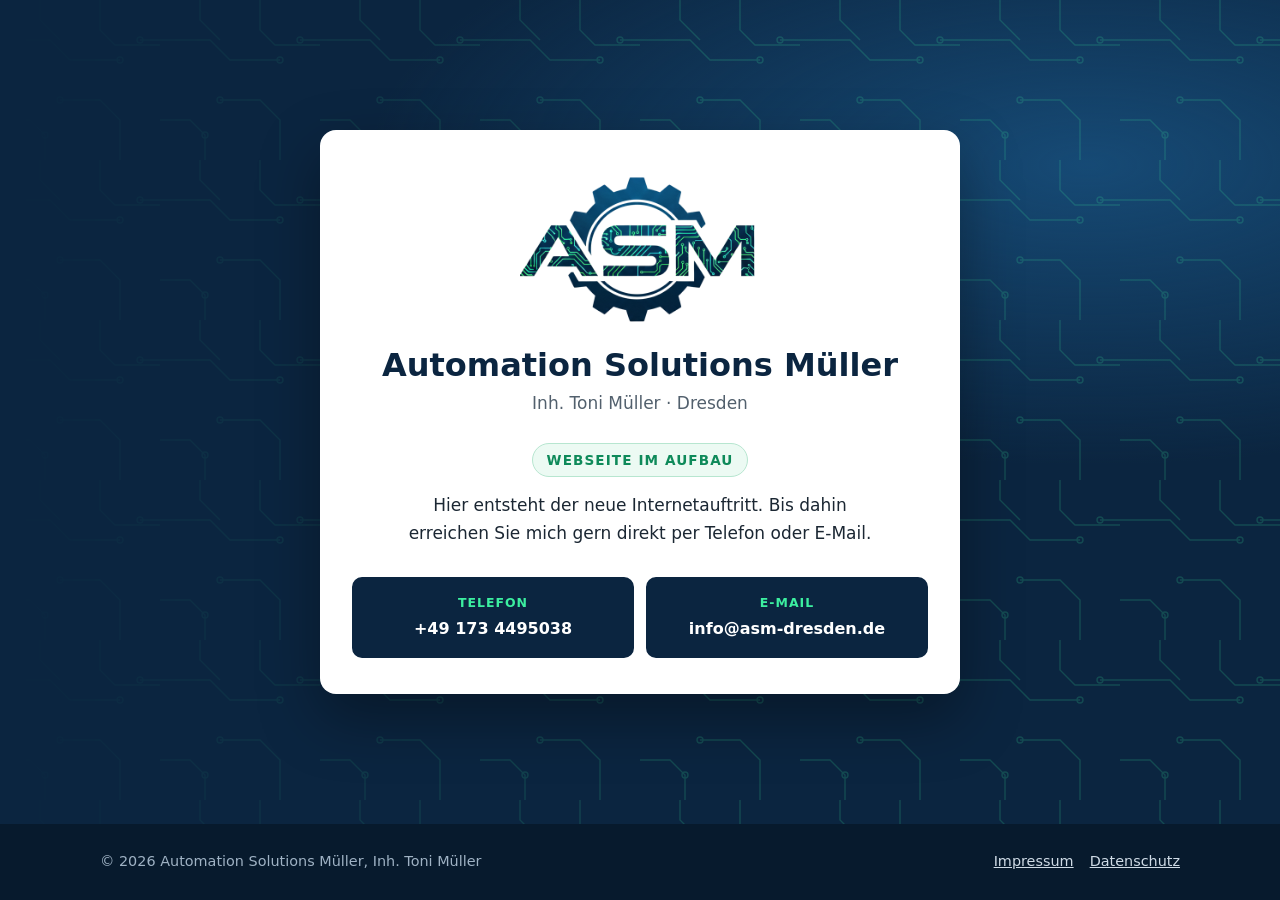
<file: index.html>
<!DOCTYPE html>
<html lang="de">
<head>
  <meta charset="utf-8">
  <meta name="viewport" content="width=device-width, initial-scale=1">
  <title>Automation Solutions Müller – Webseite im Aufbau</title>
  <meta name="description" content="Automation Solutions Müller, Dresden: SPS- und Roboterprogrammierung, Bildverarbeitung, Inbetriebnahme und Service. Die Webseite befindet sich im Aufbau.">
  <link rel="icon" type="image/png" href="bilder/favicon.png">
  <link rel="stylesheet" href="style.css">
  <style>
    html, body { height: 100%; }
    body { display: flex; flex-direction: column; background: var(--navy); }
    .baustelle { flex: 1; display: flex; align-items: center; padding: 48px 0; }
    .baustelle .inhalt { width: 100%; }
    .tafel {
      max-width: 640px; margin: 0 auto; text-align: center;
      background: var(--weiss); border-radius: 16px; padding: 44px 32px 36px;
      box-shadow: 0 24px 60px rgba(0, 0, 0, .35);
    }
    .tafel img { width: 240px; margin: 0 auto 18px; }
    .tafel h1 { font-size: clamp(1.4rem, 4vw, 2rem); color: var(--navy); margin: 0 0 4px; line-height: 1.2; max-width: none; }
    .tafel .inhaber { color: var(--text-leise); margin: 0 0 26px; }
    .hinweis {
      display: inline-block; font-weight: 700; color: var(--gruen-dunkel);
      letter-spacing: .08em; text-transform: uppercase; font-size: .85rem;
      border: 1px solid #b7e6d0; background: #ecfaf3; border-radius: 999px; padding: 5px 14px; margin-bottom: 14px;
    }
    .tafel p.text { margin: 0 auto 30px; max-width: 46ch; color: var(--text); }
    .wege { display: grid; grid-template-columns: 1fr 1fr; gap: 12px; }
    .wege a {
      display: block; text-decoration: none; background: var(--navy); color: var(--weiss);
      border-radius: var(--radius); padding: 14px 12px; border: 2px solid var(--navy);
    }
    .wege a:hover { border-color: var(--gruen); color: var(--weiss); }
    .wege span { display: block; color: var(--gruen); font-size: .78rem; font-weight: 700; letter-spacing: .08em; text-transform: uppercase; }
    .wege strong { font-size: 1rem; word-break: break-word; }
    @media (max-width: 560px) {
      .tafel { padding: 32px 20px 26px; }
      .tafel img { width: 180px; }
      .wege { grid-template-columns: 1fr; }
    }
  </style>
</head>
<body>

<main class="baustelle start">
  <div class="inhalt">
    <div class="tafel">
      <img src="bilder/asm-signet.png" alt="ASM Logo" width="560" height="360">
      <h1>Automation Solutions Müller</h1>
      <p class="inhaber">Inh. Toni Müller · Dresden</p>

      <div class="hinweis">Webseite im Aufbau</div>
      <p class="text">Hier entsteht der neue Internetauftritt. Bis dahin erreichen Sie mich gern direkt per Telefon oder E-Mail.</p>

      <div class="wege">
        <a href="tel:+491734495038"><span>Telefon</span><strong>+49 173 4495038</strong></a>
        <a href="mailto:info@asm-dresden.de"><span>E-Mail</span><strong>info@asm-dresden.de</strong></a>
      </div>
    </div>
  </div>
</main>

<footer class="fuss">
  <div class="inhalt">
    <div>© 2026 Automation Solutions Müller, Inh. Toni Müller</div>
    <div><a href="impressum.html">Impressum</a><a href="datenschutz.html">Datenschutz</a></div>
  </div>
</footer>

</body>
</html>
</file>
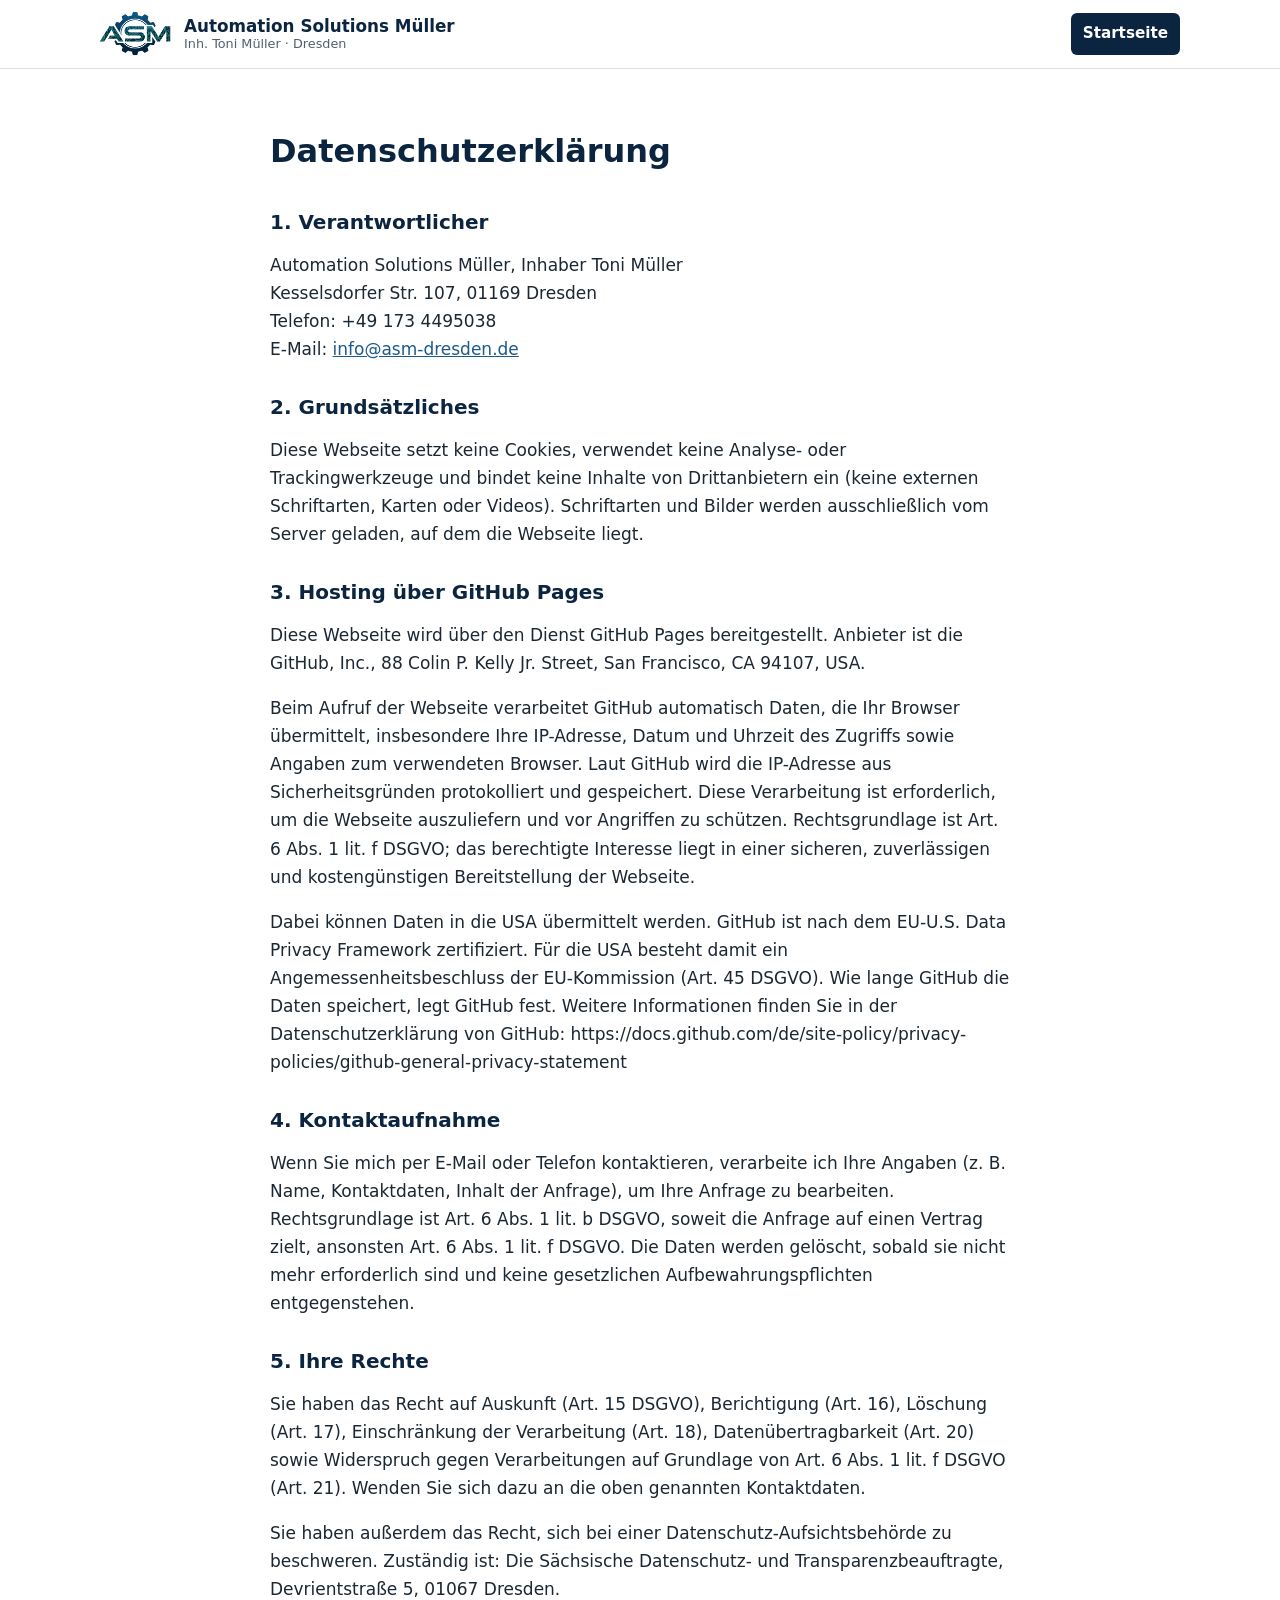
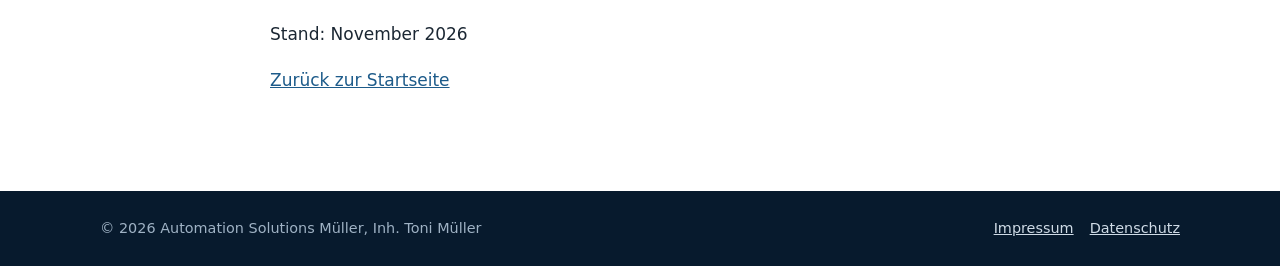
<file: datenschutz.html>
<!DOCTYPE html>
<html lang="de">
<head>
  <meta charset="utf-8">
  <meta name="viewport" content="width=device-width, initial-scale=1">
  <title>Datenschutz – Automation Solutions Müller</title>
  <meta name="robots" content="noindex">
  <link rel="icon" type="image/png" href="bilder/favicon.png">
  <link rel="stylesheet" href="style.css">
</head>
<body>

<header class="kopf">
  <div class="inhalt">
    <a class="marke" href="index.html">
      <img src="bilder/asm-signet.png" alt="ASM Logo" width="560" height="360">
      <span>Automation Solutions Müller<small>Inh. Toni Müller · Dresden</small></span>
    </a>
    <nav class="navi" aria-label="Hauptnavigation">
      <a class="knopf-klein" href="index.html">Startseite</a>
    </nav>
  </div>
</header>

<main class="rechtstext">
  <div class="inhalt">
    <h1>Datenschutzerklärung</h1>

    <h2>1. Verantwortlicher</h2>
    <p>Automation Solutions Müller, Inhaber Toni Müller<br>
    Kesselsdorfer Str. 107, 01169 Dresden<br>
    Telefon: +49 173 4495038<br>
    E-Mail: <a href="mailto:info@asm-dresden.de">info@asm-dresden.de</a></p>

    <h2>2. Grundsätzliches</h2>
    <p>Diese Webseite setzt keine Cookies, verwendet keine Analyse- oder Trackingwerkzeuge und bindet keine Inhalte von Drittanbietern ein (keine externen Schriftarten, Karten oder Videos). Schriftarten und Bilder werden ausschließlich vom Server geladen, auf dem die Webseite liegt.</p>

    <h2>3. Hosting über GitHub Pages</h2>
    <p>Diese Webseite wird über den Dienst GitHub Pages bereitgestellt. Anbieter ist die GitHub, Inc., 88 Colin P. Kelly Jr. Street, San Francisco, CA 94107, USA.</p>
    <p>Beim Aufruf der Webseite verarbeitet GitHub automatisch Daten, die Ihr Browser übermittelt, insbesondere Ihre IP-Adresse, Datum und Uhrzeit des Zugriffs sowie Angaben zum verwendeten Browser. Laut GitHub wird die IP-Adresse aus Sicherheitsgründen protokolliert und gespeichert. Diese Verarbeitung ist erforderlich, um die Webseite auszuliefern und vor Angriffen zu schützen. Rechtsgrundlage ist Art. 6 Abs. 1 lit. f DSGVO; das berechtigte Interesse liegt in einer sicheren, zuverlässigen und kostengünstigen Bereitstellung der Webseite.</p>
    <p>Dabei können Daten in die USA übermittelt werden. GitHub ist nach dem EU-U.S. Data Privacy Framework zertifiziert. Für die USA besteht damit ein Angemessenheitsbeschluss der EU-Kommission (Art. 45 DSGVO). Wie lange GitHub die Daten speichert, legt GitHub fest. Weitere Informationen finden Sie in der Datenschutzerklärung von GitHub: https://docs.github.com/de/site-policy/privacy-policies/github-general-privacy-statement</p>

    <h2>4. Kontaktaufnahme</h2>
    <p>Wenn Sie mich per E-Mail oder Telefon kontaktieren, verarbeite ich Ihre Angaben (z. B. Name, Kontaktdaten, Inhalt der Anfrage), um Ihre Anfrage zu bearbeiten. Rechtsgrundlage ist Art. 6 Abs. 1 lit. b DSGVO, soweit die Anfrage auf einen Vertrag zielt, ansonsten Art. 6 Abs. 1 lit. f DSGVO. Die Daten werden gelöscht, sobald sie nicht mehr erforderlich sind und keine gesetzlichen Aufbewahrungspflichten entgegenstehen.</p>

    <h2>5. Ihre Rechte</h2>
    <p>Sie haben das Recht auf Auskunft (Art. 15 DSGVO), Berichtigung (Art. 16), Löschung (Art. 17), Einschränkung der Verarbeitung (Art. 18), Datenübertragbarkeit (Art. 20) sowie Widerspruch gegen Verarbeitungen auf Grundlage von Art. 6 Abs. 1 lit. f DSGVO (Art. 21). Wenden Sie sich dazu an die oben genannten Kontaktdaten.</p>
    <p>Sie haben außerdem das Recht, sich bei einer Datenschutz-Aufsichtsbehörde zu beschweren. Zuständig ist: Die Sächsische Datenschutz- und Transparenzbeauftragte, Devrientstraße 5, 01067 Dresden.</p>

    <p>Stand: November 2026</p>
    <p><a href="index.html">Zurück zur Startseite</a></p>
  </div>
</main>

<footer class="fuss">
  <div class="inhalt">
    <div>© 2026 Automation Solutions Müller, Inh. Toni Müller</div>
    <div><a href="impressum.html">Impressum</a><a href="datenschutz.html">Datenschutz</a></div>
  </div>
</footer>

</body>
</html>
</file>
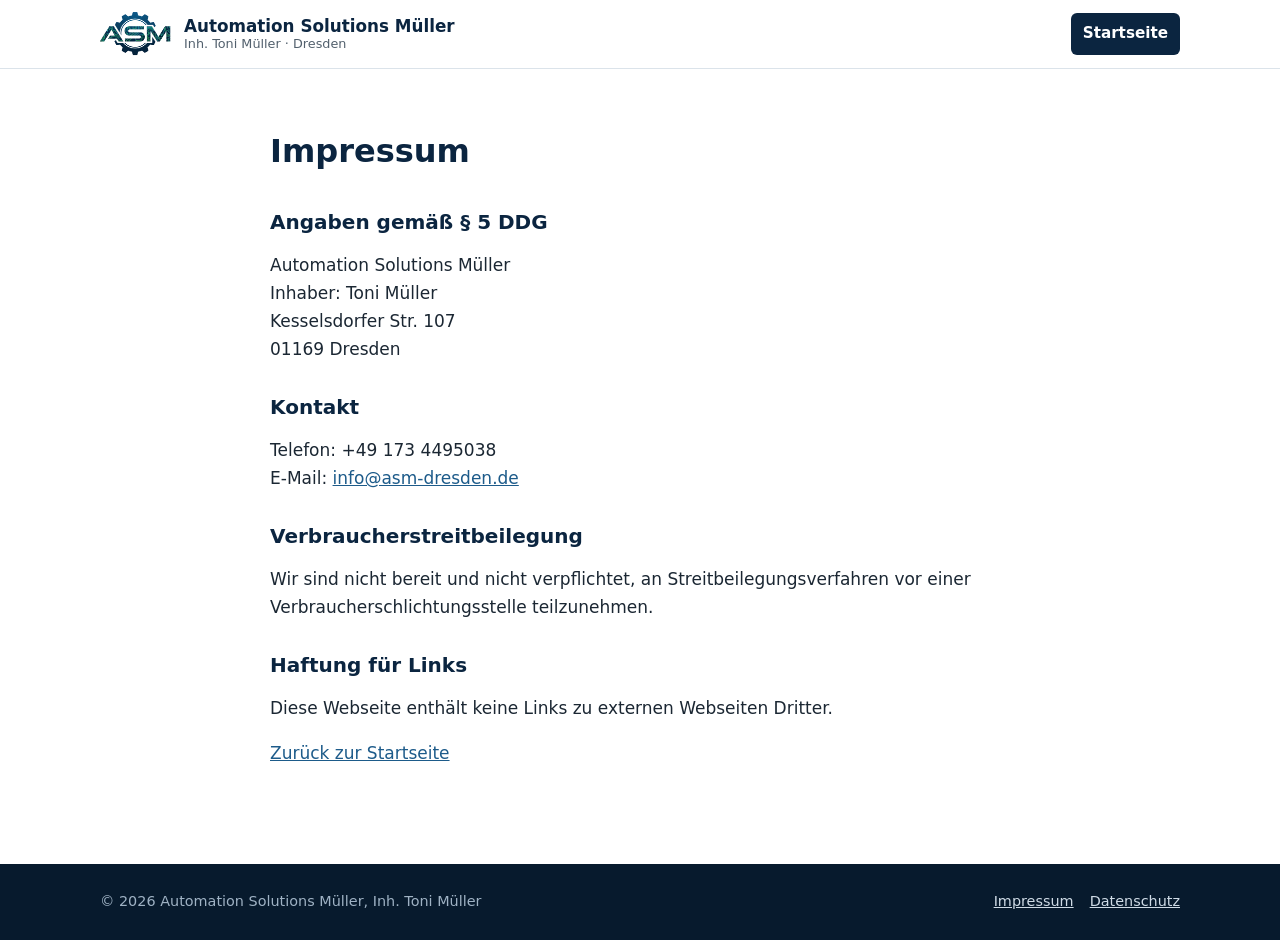
<file: impressum.html>
<!DOCTYPE html>
<html lang="de">
<head>
  <meta charset="utf-8">
  <meta name="viewport" content="width=device-width, initial-scale=1">
  <title>Impressum – Automation Solutions Müller</title>
  <meta name="robots" content="noindex">
  <link rel="icon" type="image/png" href="bilder/favicon.png">
  <link rel="stylesheet" href="style.css">
</head>
<body>

<header class="kopf">
  <div class="inhalt">
    <a class="marke" href="index.html">
      <img src="bilder/asm-signet.png" alt="ASM Logo" width="560" height="360">
      <span>Automation Solutions Müller<small>Inh. Toni Müller · Dresden</small></span>
    </a>
    <nav class="navi" aria-label="Hauptnavigation">
      <a class="knopf-klein" href="index.html">Startseite</a>
    </nav>
  </div>
</header>

<main class="rechtstext">
  <div class="inhalt">
    <h1>Impressum</h1>

    <h2>Angaben gemäß § 5 DDG</h2>
    <p>Automation Solutions Müller<br>
    Inhaber: Toni Müller<br>
    Kesselsdorfer Str. 107<br>
    01169 Dresden</p>

    <h2>Kontakt</h2>
    <p>Telefon: +49 173 4495038<br>
    E-Mail: <a href="mailto:info@asm-dresden.de">info@asm-dresden.de</a></p>

    <!-- USt-IdNr. ergänzen, sobald zugeteilt (§ 5 Abs. 1 Nr. 6 DDG) -->

    <h2>Verbraucherstreitbeilegung</h2>
    <p>Wir sind nicht bereit und nicht verpflichtet, an Streitbeilegungsverfahren vor einer Verbraucherschlichtungsstelle teilzunehmen.</p>

    <h2>Haftung für Links</h2>
    <p>Diese Webseite enthält keine Links zu externen Webseiten Dritter.</p>

    <p><a href="index.html">Zurück zur Startseite</a></p>
  </div>
</main>

<footer class="fuss">
  <div class="inhalt">
    <div>© 2026 Automation Solutions Müller, Inh. Toni Müller</div>
    <div><a href="impressum.html">Impressum</a><a href="datenschutz.html">Datenschutz</a></div>
  </div>
</footer>

</body>
</html>
</file>
<file: style.css>
/* Automation Solutions Müller – Farben aus dem Logo (ASM Logo grün.png) */
:root {
  --navy: #0b2540;
  --navy-2: #0f3354;
  --blau: #1d5b8a;
  --gruen: #3cefa0;        /* Leiterbahn-Grün, nur auf dunklem Grund */
  --gruen-dunkel: #0e8a5a; /* Grün für Text auf hellem Grund */
  --text: #1b2733;
  --text-leise: #52606d;
  --flaeche: #f3f6f9;
  --linie: #dbe3ea;
  --weiss: #ffffff;
  --radius: 10px;
  --breite: 1120px;
}

* { box-sizing: border-box; }
html { scroll-behavior: smooth; scroll-padding-top: 80px; }
@media (prefers-reduced-motion: reduce) { html { scroll-behavior: auto; } }

body {
  margin: 0;
  font-family: "Segoe UI", system-ui, -apple-system, Roboto, "Helvetica Neue", Arial, sans-serif;
  font-size: 1.0625rem;
  line-height: 1.65;
  color: var(--text);
  background: var(--weiss);
}

img { max-width: 100%; height: auto; display: block; }
a { color: var(--blau); }
a:hover { color: var(--navy); }

.inhalt { max-width: var(--breite); margin: 0 auto; padding: 0 20px; }

/* Kopfzeile */
.kopf {
  position: sticky; top: 0; z-index: 10;
  background: rgba(255, 255, 255, .96);
  border-bottom: 1px solid var(--linie);
  backdrop-filter: blur(6px);
}
.kopf .inhalt { display: flex; align-items: center; justify-content: space-between; gap: 16px; min-height: 68px; }
.marke { display: flex; align-items: center; gap: 12px; text-decoration: none; color: var(--navy); }
.marke img { width: 72px; }
.marke span { font-weight: 700; font-size: 1.05rem; line-height: 1.2; }
.marke small { display: block; font-weight: 400; color: var(--text-leise); font-size: .8rem; }
.navi { display: flex; gap: 6px; flex-wrap: wrap; }
.navi a {
  text-decoration: none; color: var(--navy); font-weight: 600; font-size: .95rem;
  padding: 8px 12px; border-radius: 6px;
}
.navi a:hover { background: var(--flaeche); }
.navi a.knopf-klein { background: var(--navy); color: var(--weiss); }
.navi a.knopf-klein:hover { background: var(--blau); }

/* Startbereich */
.start {
  position: relative; overflow: hidden;
  background: radial-gradient(1200px 500px at 85% 20%, #164a75 0%, transparent 60%), var(--navy);
  color: var(--weiss);
  padding: 96px 0 104px;
}
.start::before {
  content: ""; position: absolute; inset: 0; opacity: .18; pointer-events: none;
  background-image: url("data:image/svg+xml,%3Csvg xmlns='http://www.w3.org/2000/svg' width='160' height='160' fill='none' stroke='%233cefa0' stroke-width='1.4'%3E%3Cpath d='M0 40h50l20 20h50M160 40h-20M40 0v20l20 20M120 160v-40l-20-20H60M0 120h30l15 15v25M100 0v30l15 15h45'/%3E%3Ccircle cx='120' cy='60' r='3'/%3E%3Ccircle cx='140' cy='40' r='3'/%3E%3Ccircle cx='60' cy='100' r='3'/%3E%3Ccircle cx='45' cy='135' r='3'/%3E%3C/svg%3E");
  mask-image: linear-gradient(90deg, transparent 0%, #000 55%);
  -webkit-mask-image: linear-gradient(90deg, transparent 0%, #000 55%);
}
.start .inhalt { position: relative; }
.ort { color: var(--gruen); font-weight: 600; letter-spacing: .08em; text-transform: uppercase; font-size: .85rem; margin: 0 0 12px; }
.start h1 { font-size: clamp(2rem, 4.6vw, 3.3rem); line-height: 1.15; margin: 0 0 20px; max-width: 18ch; }
.start h1 em { font-style: normal; color: var(--gruen); }
.start p.einleitung { font-size: 1.2rem; max-width: 60ch; color: #cfdbe6; margin: 0 0 32px; }
.knoepfe { display: flex; gap: 12px; flex-wrap: wrap; }
.knopf {
  display: inline-block; text-decoration: none; font-weight: 600;
  padding: 13px 22px; border-radius: 8px; border: 2px solid var(--gruen);
}
.knopf.voll { background: var(--gruen); color: var(--navy); }
.knopf.voll:hover { background: #6ff5b8; color: var(--navy); }
.knopf.rand { color: var(--weiss); }
.knopf.rand:hover { background: rgba(60, 239, 160, .12); color: var(--weiss); }

/* Abschnitte */
.abschnitt { padding: 88px 0; }
.abschnitt.grau { background: var(--flaeche); }
.kopfzeile { max-width: 62ch; margin-bottom: 44px; }
.kicker { color: var(--gruen-dunkel); font-weight: 700; letter-spacing: .08em; text-transform: uppercase; font-size: .82rem; margin: 0 0 8px; }
h2 { font-size: clamp(1.6rem, 3vw, 2.2rem); line-height: 1.2; color: var(--navy); margin: 0 0 14px; }
.kopfzeile p { color: var(--text-leise); margin: 0; }

/* Leistungen */
.karten { display: grid; grid-template-columns: repeat(auto-fit, minmax(240px, 1fr)); gap: 20px; }
.karte {
  background: var(--weiss); border: 1px solid var(--linie); border-radius: var(--radius);
  padding: 28px 24px; border-top: 4px solid var(--blau);
}
.karte svg { width: 40px; height: 40px; color: var(--blau); margin-bottom: 14px; }
.karte h3 { margin: 0 0 10px; font-size: 1.15rem; color: var(--navy); }
.karte p { margin: 0 0 12px; color: var(--text-leise); font-size: .98rem; }
.karte ul { margin: 0; padding-left: 18px; font-size: .95rem; }
.karte li { margin-bottom: 4px; }
.karte li::marker { color: var(--gruen-dunkel); }

/* Technik-Stack */
.stack { display: grid; grid-template-columns: repeat(auto-fit, minmax(250px, 1fr)); gap: 20px; }
.stack-gruppe { background: var(--weiss); border: 1px solid var(--linie); border-radius: var(--radius); padding: 24px; }
.stack-gruppe h3 { margin: 0 0 14px; font-size: 1rem; color: var(--navy); text-transform: uppercase; letter-spacing: .06em; }
.marken { display: flex; flex-wrap: wrap; gap: 8px; margin: 0; padding: 0; list-style: none; }
.marken li {
  font-size: .9rem; font-weight: 600; color: var(--navy-2);
  background: #e8f0f6; border: 1px solid #cddbe7; border-radius: 999px; padding: 4px 12px;
}

/* Kontakt */
.kontakt { background: var(--navy); color: var(--weiss); }
.kontakt h2 { color: var(--weiss); }
.kontakt .kicker { color: var(--gruen); }
.kontakt .kopfzeile p { color: #cfdbe6; }
.kontakt-raster { display: grid; grid-template-columns: repeat(auto-fit, minmax(240px, 1fr)); gap: 20px; }
.kontakt-feld {
  display: block; text-decoration: none; color: var(--weiss);
  background: var(--navy-2); border: 1px solid #1f4a72; border-radius: var(--radius); padding: 24px;
}
a.kontakt-feld:hover { border-color: var(--gruen); color: var(--weiss); }
.kontakt-feld span { display: block; color: var(--gruen); font-size: .82rem; font-weight: 700; letter-spacing: .08em; text-transform: uppercase; margin-bottom: 6px; }
.kontakt-feld strong { font-size: 1.1rem; word-break: break-word; }

/* Fuß */
.fuss { background: #071a2d; color: #9fb2c4; font-size: .9rem; padding: 26px 0; }
.fuss .inhalt { display: flex; flex-wrap: wrap; justify-content: space-between; gap: 12px; }
.fuss a { color: #cfdbe6; margin-left: 16px; }
.fuss a:first-child { margin-left: 0; }

/* Rechtstexte */
.rechtstext { padding: 56px 0 80px; }
.rechtstext .inhalt { max-width: 780px; }
.rechtstext h1 { color: var(--navy); font-size: 2rem; margin: 0 0 24px; }
.rechtstext h2 { font-size: 1.25rem; margin: 32px 0 8px; }
.platzhalter { background: #fff3cd; border: 1px dashed #c99a00; padding: 0 4px; border-radius: 3px; }

@media (max-width: 720px) {
  .kopf .inhalt { flex-direction: column; align-items: flex-start; padding-top: 10px; padding-bottom: 10px; gap: 6px; }
  .marke img { width: 56px; }
  .navi a { padding: 6px 10px; font-size: .9rem; }
  html { scroll-padding-top: 120px; }
  .start { padding: 64px 0 72px; }
  .abschnitt { padding: 64px 0; }
  .fuss a { margin-left: 0; margin-right: 16px; }
}
</file>
